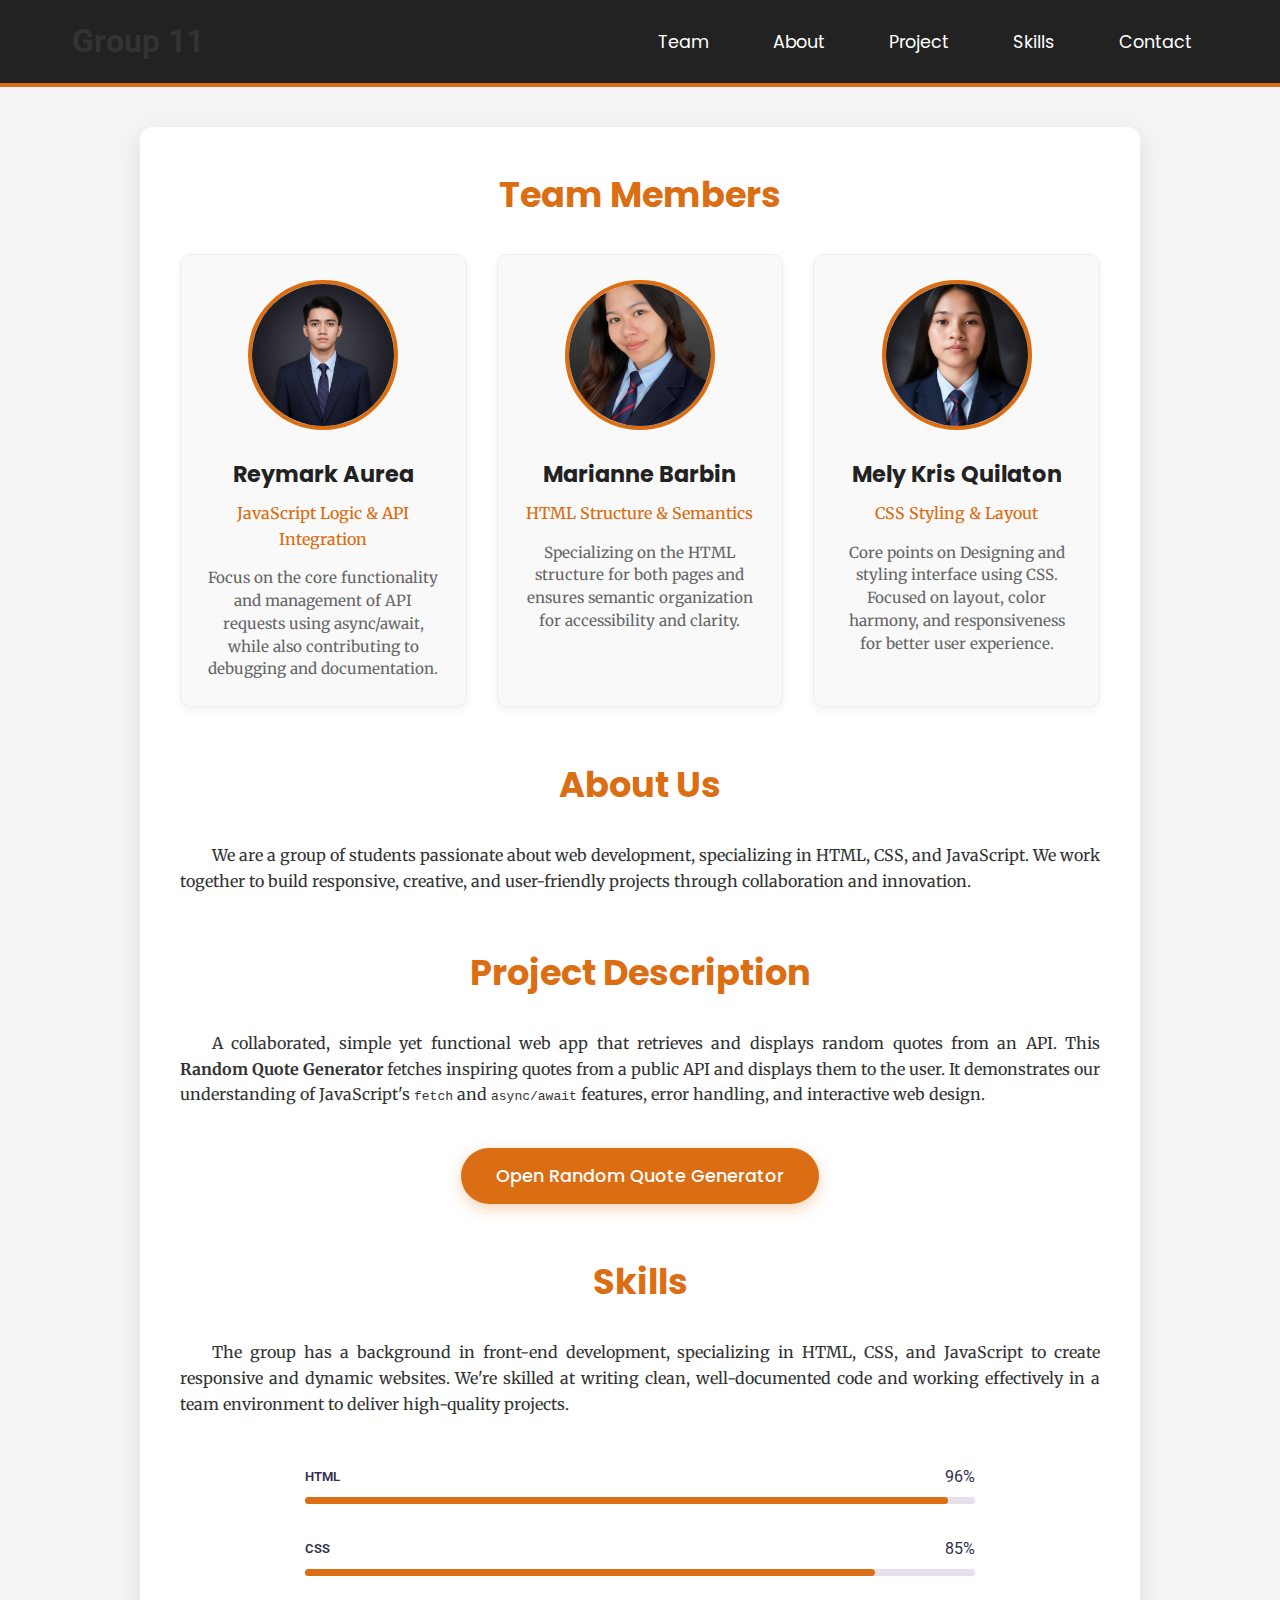
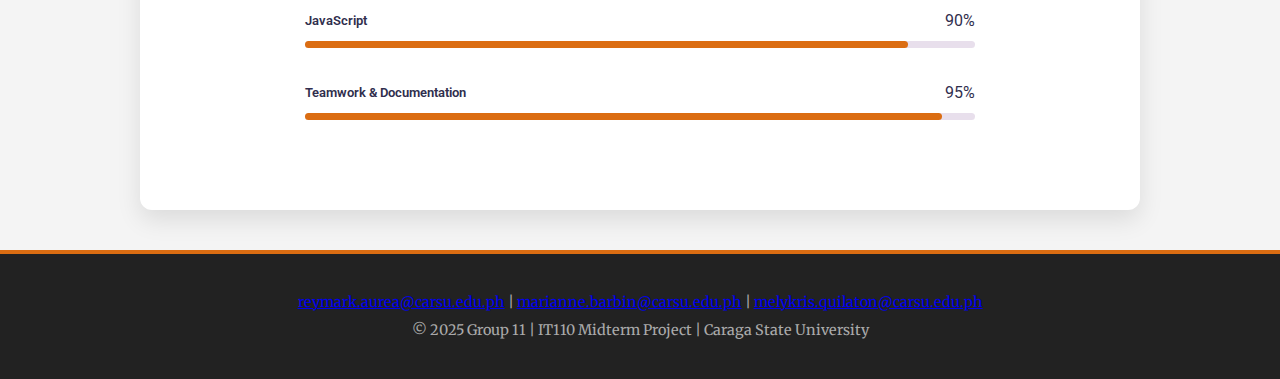
<file: index.html>
<!DOCTYPE html>

<html lang="en">
  <head>
    <meta charset="UTF-8" />
    <meta name="viewport" content="width=device-width, initial-scale=1.0" />
    <title>IT110 Midterm Project | Group 11</title>
    <link
      href="https://fonts.googleapis.com/css2?family=Poppins:wght@400;700&family=Merriweather:wght@400;700&family=Roboto:wght@400;500&display=swap"
      rel="stylesheet"
    />
    <link rel="stylesheet" href="style.css" />
  </head>

  <body>
    <!-- Navigation -->
    <nav class="navbar">
      <div class="nav-container">
        <div class="nav-logo">
          <h1>Group 11</h1>
        </div>
        <ul class="nav-links">
          <li><a href="#team">Team</a></li>
          <li><a href="#about">About</a></li>
          <li><a href="#project">Project</a></li> 
          <li><a href="#skills">Skills</a></li>
          <li><a href="#contact">Contact</a></li>
        </ul>
      </div>
    </nav>

    <main>
      <!-- Team Section -->
      <section id="team">
        <h2>Team Members</h2>
        <div class="members-grid">
          <article class="member-card">
            <a href="https://mariannebarbin-png.github.io/110portfoliorey/" target="_blank">
              <img src="img/rei.png" alt="Profile picture of Reymark Aurea" />
              <h3>Reymark Aurea</h3>
              <p class="role">JavaScript Logic & API Integration</p>
              <p class="description">
                Focus on the core functionality and management of API requests using
                async/await, while also contributing to debugging and documentation.
              </p>
            </a>
          </article>

          <article class="member-card">
            <a href="https://mariannebarbin-png.github.io/110portfolio/" target="_blank">
              <img src="img/bar.png" alt="Profile picture of Marianne Barbin" />
              <h3>Marianne Barbin</h3>
              <p class="role">HTML Structure & Semantics</p>
              <p class="description">
                Specializing on the HTML structure for both pages and ensures semantic
                organization for accessibility and clarity.
              </p>
            </a>
          </article>

          <article class="member-card">
            <a href="https://mariannebarbin-png.github.io/110portfoliomel/" target="_blank">
              <img src="img/qui.png" alt="Profile picture of Mely Kris Damarillo Quilaton" />
              <h3>Mely Kris Quilaton</h3>
              <p class="role">CSS Styling & Layout</p>
              <p class="description">
                Core points on Designing and styling interface using CSS. Focused on layout,
                color harmony, and responsiveness for better user experience.
              </p>
            </a>
          </article>
        </div>
      </section>

      <!-- About Section -->
      <section id="about">
        <h2>About Us</h2>
        <p>
          We are a group of students passionate about web development, specializing in HTML, CSS, and JavaScript.
          We work together to build responsive, creative, and user-friendly projects through collaboration and innovation.
        </p>
      </section>

      <!-- Project Section -->
      <section id="project">
        <div class="container">
          <h2>Project Description</h2>
          <p>
            A collaborated, simple yet functional web app that retrieves and displays random quotes from an API.
            This <strong>Random Quote Generator</strong> fetches inspiring quotes from a public API and displays them to the user.
            It demonstrates our understanding of JavaScript's <code>fetch</code> and <code>async/await</code> features, error
            handling, and interactive web design.
          </p>
          <div class="center-btn">
            <a href="app.html" class="btn">Open Random Quote Generator</a>
          </div>
        </div>
      </section>

      <!-- Skills Section -->
      <section id="skills">
        <h2>Skills</h2>
        <p>
          The group has a background in front-end development, specializing in HTML, CSS, and JavaScript to create responsive and dynamic websites.
          We're skilled at writing clean, well-documented code and working effectively in a team environment to deliver high-quality projects.
        </p>
        <div class="skills">
          <div class="row">
            <div class="skill-item padd-15">
              <h5>HTML</h5>
              <div class="progress">
                <div class="progress-in" style="width: 96%"></div>
                <div class="skill-percent">96%</div>
              </div>
            </div>

            <div class="skill-item padd-15">
              <h5>CSS</h5>
              <div class="progress">
                <div class="progress-in" style="width: 85%"></div>
                <div class="skill-percent">85%</div>
              </div>
            </div>

            <div class="skill-item padd-15">
              <h5>JavaScript</h5>
              <div class="progress">
                <div class="progress-in" style="width: 90%"></div>
                <div class="skill-percent">90%</div>
              </div>
            </div>

            <div class="skill-item padd-15">
              <h5>Teamwork & Documentation</h5>
              <div class="progress">
                <div class="progress-in" style="width: 95%"></div>
                <div class="skill-percent">95%</div>
              </div>
            </div>
          </div>
        </div>
      </section>
    </main>

    <!-- Footer -->
    <footer id="contact">
      <div class="contact-info">
        <p>
          <a href="mailto:reymark.aurea@carsu.edu.ph">reymark.aurea@carsu.edu.ph</a> |
          <a href="mailto:marianne.barbin@carsu.edu.ph">marianne.barbin@carsu.edu.ph</a> |
          <a href="mailto:melykris.quilaton@carsu.edu.ph">melykris.quilaton@carsu.edu.ph</a>
        </p>
        <p>© 2025 Group 11 | IT110 Midterm Project | Caraga State University</p>
      </div>
    </footer>

    <script src="script.js"></script>
  </body>
</html>
</file>
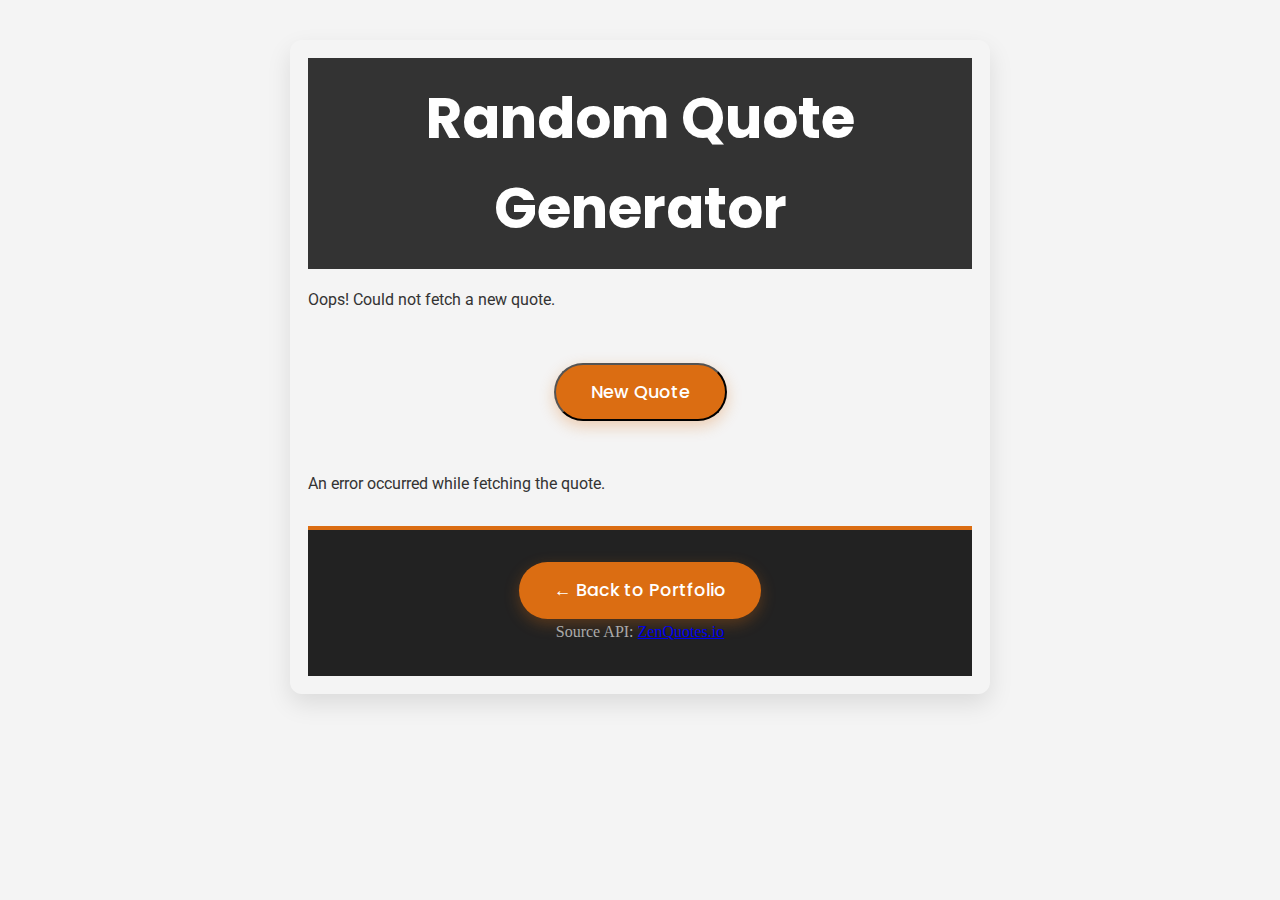
<file: app.html>
<!DOCTYPE html>
<html lang="en">
  <head>
    <meta charset="utf-8" />
    <meta name="viewport" content="width=device-width, initial-scale=1" />
    <title>Random Quote Generator | Group 11</title>
    <link rel="stylesheet" href="style.css" />
    <link
      href="https://fonts.googleapis.com/css2?family=Poppins:wght@400;700&family=Roboto:wght@400;500&display=swap"
      rel="stylesheet"
    />
  </head>
  <body>
    <main class="app-container" role="main">
      <!-- App Header -->
      <header class="app-header">
        <h1>Random Quote Generator</h1>
      </header>

      <!-- Quote Display -->
      <section class="quote-card" aria-live="polite">
        <div id="quoteText" class="quote">Fetching an inspiring quote...</div>
        <div id="quoteAuthor" class="author"></div>
      </section>

      <!-- Controls -->
      <section class="controls">
        <button id="newQuoteBtn" class="btn">New Quote</button>
      </section>

      <!-- Status Message -->
      <div id="status" class="status" role="status" aria-live="assertive"></div>

      <!-- Footer -->
      <footer class="app-footer">
        <a href="index.html" class="btn secondary">← Back to Portfolio</a>
        <p>
          Source API:
          <a
            href="https://zenquotes.io"
            target="_blank"
            rel="noopener noreferrer"
            >ZenQuotes.io</a
          >
        </p>
      </footer>
    </main>

    <script src="script.js" defer></script>
  </body>
</html>
</file>
<file: style.css>
:root 
{
    --bg-black-900:#f2f2fc;
    --bg-black-100:#fdf9ff;
    --bg-black-50:#e8dfec;
    --text-black-900:#302e4d;
    --text-black-700:#504e70;
}

* {
    margin: 0;
    padding: 0;
    box-sizing: border-box;
}

body {
    font-family: 'Roboto', sans-serif;
    background-color: #f4f4f4; 
    color: #333;
    line-height: 1.6;
}
html {
  scroll-behavior: smooth;
  scroll-padding-top: 80px; 
}

.navbar {
    background: #222;
    padding: 1rem 0;
    text-align: center;
    border-bottom: 4px solid #db6d12;
    position: sticky; 
    top: 0;
    z-index: 1000;
}

.nav-container {
  max-width: 1200px;
  margin: 0 auto;
  padding: 0 2rem;
  display: flex;
  align-items: center;
  justify-content: space-between;
}

.navbar ul {
    list-style: none;
    display: inline-flex;
    gap: 2rem; 
}

.navbar a {
    color: #fff;
    text-decoration: none;
    font-family: 'Poppins', sans-serif;
    font-size: 1.1rem;
    padding: 8px 16px;
    border-radius: 5px;
    transition: 0.3s ease, color 0.3s ease; 
}

.navbar a:hover,
.navbar a:focus { 
    background: #db6d12;
    color: #fff;
}


header {
    text-align: center;
    padding: 4rem 1rem; 
    background: #333;
    color: white;
}

header h1 {
    font-family: 'Poppins', sans-serif; 
    font-size: 3.5rem;
    font-weight: 700;
    color: #fff;
}


main {
    max-width: 1000px; 
    margin: 40px auto;
    padding: 40px; 
    background: #fff;
    border-radius: 12px;
    box-shadow: 0 10px 25px rgba(0, 0, 0, 0.1); 
}

section {
    margin-bottom: 50px; 
}

h2 { 
    font-family: 'Poppins', sans-serif;
    font-size: 2.2rem;
    text-align: center;
    margin-bottom: 30px;
    color: #db6d12;
}


.members-grid {
    display: grid;
    grid-template-columns: repeat(auto-fit, minmax(250px, 1fr)); 
    gap: 30px;
}

.member-card {
    background: #f9f9f9;
    padding: 25px;
    border-radius: 10px;
    border: 1px solid #eee;
    text-align: center;
    box-shadow: 0 4px 8px rgba(0,0,0,0.05);
    transition: transform 0.3s ease, box-shadow 0.3s ease;
}

.member-card:hover {
    transform: translateY(-10px); 
    box-shadow: 0 12px 20px rgba(0, 0, 0, 0.1);
}

.member-card img { 
    width: 150px;
    height: 150px;
    border-radius: 50%;
    object-fit: cover;
    margin-bottom: 20px;
    border: 4px solid #db6d12;
}

.member-card h3 {
    font-size: 1.4rem;
    color: #222;
    margin-bottom: 8px;
    font-family: 'Poppins', sans-serif;
}
.member-card a {
  text-decoration: none; 
  color: inherit; 
  display: block; 
}

.member-card p.role {
    font-weight: 500;
    color: #db6d12;
    margin-bottom: 15px;
}

.member-card p.description {
    font-size: 0.95rem;
    line-height: 1.5;
    color: #666;
}


.center-btn {
    text-align: center; 
    margin-top: 40px;
}

.btn {
    display: inline-block;
    background: #db6d12;
    color: #fff;
    padding: 14px 35px;
    border-radius: 50px; 
    font-size: 1.1rem;
    font-family: 'Poppins', sans-serif;
    font-weight: 500;
    text-decoration: none;
    box-shadow: 0 5px 15px rgba(219, 109, 18, 0.3);
    transition: transform 0.3s ease, box-shadow 0.3s ease, background-color 0.3s ease;
}

.btn:hover {
    background-color: #c95c07;
    box-shadow: 0 8px 20px rgba(219, 109, 18, 0.5);
    transform: translateY(-5px); 
}

footer {
    text-align: center;
    padding: 2rem;
    margin-top: 30px;
    background: #222;
    color: #aaa;
    border-top: 4px solid #db6d12;
}

.contact-info p { 
    margin: 5px 0;
    font-size: 0.9rem;
}

.skills 
{
  width: 80%;
  max-width: 700px;
  margin: 40px auto; 
  text-align: left;
}


.skills .skill-item
{
    flex: 0 0 100%;
    max-width: 100%;

}

.skills .skill-item h5
{
    line-height: 40px;
    font-weight: 600;
    font-size: 16x;
    color: var(--text-black-900);
    text-transform: capitalize;
}

.skills .skill-item .progress
{
    background-color: var(--bg-black-50);
    height: 7px;
    border-radius: 4px;
    width: 100%;
    position: relative;
}

.skills .skill-item 
{
    margin-bottom: 25px;
}

.skills .skill-item .progress .progress-in
{
    position: absolute;
    left: 0;
    top: 0;
    height: 100%;
    border-radius: 4px;
    background-color: #db6d12;
}

.skills .skill-item .skill-percent
{
    position: absolute;
    right: 0;
    color: var(--text-black-900);
    top: -40px;
    font-weight: 400;
    line-height: 40px;
}

.padd-15
{
    padding-left: 15px;
    padding-right: 15px;
}

.app-container
{
  max-width:700px;
  background:transparent;
  padding:18px;
  border-radius:12px
}

header, .app-header 
{
  margin: 0 auto 18px auto;
  text-align: center;
  position: relative; 
  padding: 1rem;
}


.btn a
{
    color: white;
}

.controls 
{
  text-align: center;
  margin-top: 20px;
}

p, li {
    font-family: 'Merriweather', serif;
}

#about p,
#project p,
#skills p {
  text-align: justify;
  text-indent: 2em;
}
</file>
